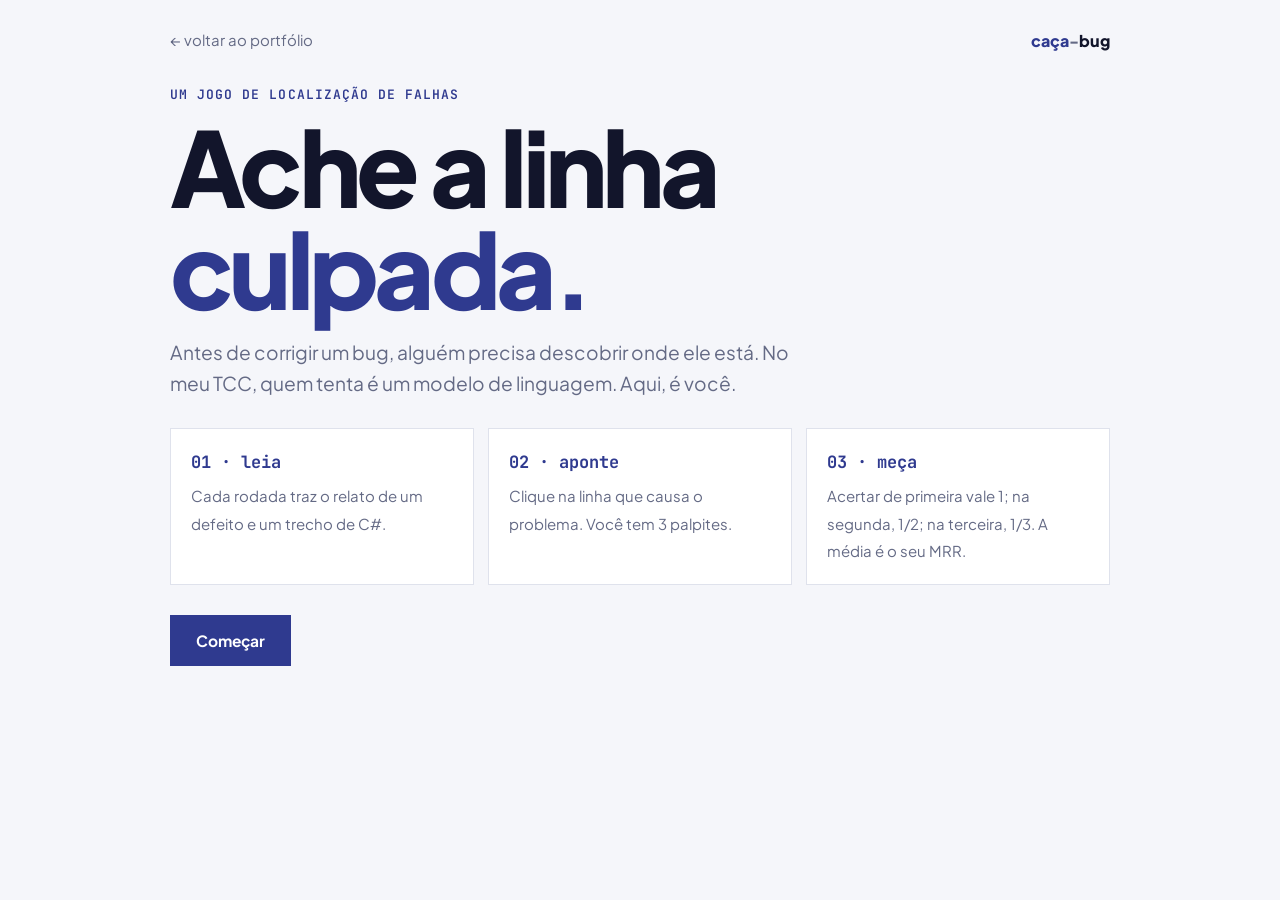
<file: caca-bug/index.html>
<!doctype html>
<html lang="pt-BR">
<head>
<meta charset="utf-8">
<meta name="viewport" content="width=device-width, initial-scale=1">
<title>Caça-Bug — encontre a linha culpada</title>
<meta name="description" content="Jogo de localização de falhas em C#: leia o relato do defeito e aponte a linha culpada. Pontuação em Top-1, Top-3 e MRR.">
<link rel="icon" href="data:image/svg+xml,%3Csvg xmlns='http://www.w3.org/2000/svg' viewBox='0 0 64 64'%3E%3Ctext y='50' font-size='52'%3E%F0%9F%90%9E%3C/text%3E%3C/svg%3E">
<link rel="preconnect" href="https://fonts.googleapis.com">
<link rel="preconnect" href="https://fonts.gstatic.com" crossorigin>
<link href="https://fonts.googleapis.com/css2?family=JetBrains+Mono:wght@400;500;600;700&family=Plus+Jakarta+Sans:wght@400;500;600;700;800&display=swap" rel="stylesheet">
<link rel="stylesheet" href="../styles.css">
<style>
  .wrap { position: relative; z-index: 1; width: min(940px, calc(100% - 32px)); margin: 0 auto; padding: 28px 0 60px; }
  .top { display: flex; justify-content: space-between; align-items: center; gap: 12px; margin-bottom: 34px; }
  .top a { color: var(--muted); font-size: 15px; }
  .top a:hover { color: var(--a1); }
  .screen[hidden] { display: none; }
  .intro h1 { font-size: clamp(52px, 10vw, 104px); margin-bottom: 18px; }
  .rules { display: grid; grid-template-columns: repeat(3, 1fr); gap: 14px; margin: 30px 0; }
  .rule { padding: 20px; background: var(--card); border: 1px solid var(--line); border-radius: var(--radius); }
  .rule b { display: block; font-family: var(--mono); color: var(--a1); margin-bottom: 6px; }
  .rule span { color: var(--muted); font-size: 15px; }
  .hud { display: flex; flex-wrap: wrap; gap: 10px; align-items: center; margin-bottom: 16px; font-family: var(--mono); font-size: 13.5px; }
  .pill { padding: 6px 13px; border-radius: 999px; border: 1px solid var(--line); background: var(--card); color: var(--muted); }
  .pill b { color: var(--text); }
  .lives { margin-left: auto; letter-spacing: 3px; font-size: 17px; }
  .progress { height: 4px; border-radius: 4px; background: var(--bg-2); overflow: hidden; margin-bottom: 22px; }
  .progress i { display: block; height: 100%; width: 0; background: linear-gradient(90deg, var(--a1), var(--a2)); transition: width .4s; }
  .issue { padding: 20px 22px; background: var(--card); border: 1px solid var(--line); border-left: 4px solid var(--danger); border-radius: 14px; margin-bottom: 16px; }
  .issue small { font-family: var(--mono); color: var(--danger); letter-spacing: .06em; text-transform: uppercase; font-size: 12px; }
  .issue h2 { margin: 4px 0 6px; font-size: 21px; letter-spacing: -.02em; }
  .issue p { margin: 0; color: var(--muted); font-size: 15.5px; }
  .code { background: #0b0d14; border: 1px solid #232738; border-radius: 14px; overflow-x: auto; padding: 10px 0; font-family: var(--mono); font-size: 14px; line-height: 1.5; color: #dfe4f2; }
  .ln { display: flex; width: 100%; min-width: max-content; border: 0; background: none; color: inherit; font: inherit; text-align: left; padding: 2px 16px 2px 0; cursor: pointer; border-left: 3px solid transparent; }
  .ln:hover:not(:disabled) { background: rgba(124, 155, 255, .13); border-left-color: #7c9bff; }
  .ln:disabled { cursor: default; }
  .ln .n { width: 46px; flex: none; text-align: right; padding-right: 16px; color: #5b6178; user-select: none; }
  .ln .t { white-space: pre; }
  .ln.wrong { background: rgba(255, 107, 129, .14); border-left-color: #ff6b81; }
  .ln.wrong .t { text-decoration: line-through; text-decoration-color: rgba(255, 107, 129, .6); }
  .ln.right { background: rgba(110, 243, 192, .16); border-left-color: #6ef3c0; }
  .ln.shake { animation: shake .35s; }
  @keyframes shake { 25% { transform: translateX(-5px); } 75% { transform: translateX(5px); } }
  .kw { color: #c58bff; } .ty { color: #5ed3f3; } .st { color: #f2a65a; } .cm { color: #5b6178; font-style: italic; } .nu { color: #e8d44d; }
  .feedback { margin-top: 16px; padding: 20px 22px; border-radius: 14px; border: 1px solid var(--line); background: var(--card); }
  .feedback[hidden] { display: none; }
  .feedback h3 { margin: 0 0 6px; font-size: 19px; }
  .feedback p { margin: 0 0 14px; color: var(--muted); font-size: 15.5px; }
  .feedback code { white-space: pre-wrap; }
  .result { text-align: center; }
  .result h1 { font-size: clamp(42px, 8vw, 84px); margin-bottom: 8px; }
  .scores { display: grid; grid-template-columns: repeat(3, 1fr); gap: 14px; margin: 30px 0 20px; }
  .rounds { display: flex; justify-content: center; flex-wrap: wrap; gap: 8px; margin-bottom: 26px; }
  .rounds span { font-family: var(--mono); font-size: 13px; padding: 6px 12px; border-radius: 10px; border: 1px solid var(--line); background: var(--card); }
  .rounds .ok { border-color: var(--a1); color: var(--a1); }
  .rounds .no { border-color: var(--danger); color: var(--danger); }
  .issue, .code, .feedback, .rule, .rounds span, .progress, .progress i { border-radius: 0; }
  .progress i { background: var(--a1); }
  .intro h1, .result h1 { letter-spacing: -.045em; line-height: .98; }
  .top .brand-dot { color: var(--muted); }
  .rounds .ok { border-color: #1a8f52; color: #1a8f52; }
  @media (max-width: 700px) { .rules, .scores { grid-template-columns: 1fr; } .code { font-size: 12.5px; } }
</style>
</head>
<body>
<div class="glow" aria-hidden="true"></div>
<div class="wrap">
  <div class="top">
    <a href="../">← voltar ao portfólio</a>
    <span class="brand"><span class="brand-mark">caça</span><span class="brand-dot">-</span>bug</span>
  </div>

  <!-- INTRO -->
  <section class="screen intro" id="intro">
    <p class="kicker">Um jogo de localização de falhas</p>
    <h1>Ache a linha<br><span class="grad">culpada.</span></h1>
    <p class="lead">Antes de corrigir um bug, alguém precisa descobrir onde ele está. No meu TCC, quem tenta é um modelo de linguagem. Aqui, é você.</p>
    <div class="rules">
      <div class="rule"><b>01 · leia</b><span>Cada rodada traz o relato de um defeito e um trecho de C#.</span></div>
      <div class="rule"><b>02 · aponte</b><span>Clique na linha que causa o problema. Você tem 3 palpites.</span></div>
      <div class="rule"><b>03 · meça</b><span>Acertar de primeira vale 1; na segunda, 1/2; na terceira, 1/3. A média é o seu MRR.</span></div>
    </div>
    <div class="cta">
      <button class="btn primary" id="startBtn" type="button">Começar</button>
      <span class="pill" id="bestPill" hidden></span>
    </div>
  </section>

  <!-- JOGO -->
  <section class="screen" id="game" hidden>
    <div class="hud">
      <span class="pill">rodada <b id="hudRound">1</b>/<span id="hudTotal">6</span></span>
      <span class="pill">MRR parcial <b id="hudMrr">—</b></span>
      <span class="lives" id="lives" aria-label="Palpites restantes"></span>
    </div>
    <div class="progress"><i id="bar"></i></div>
    <div class="issue">
      <small id="issueId"></small>
      <h2 id="issueTitle"></h2>
      <p id="issueBody"></p>
    </div>
    <div class="code" id="code" role="group" aria-label="Trecho de código: selecione a linha com defeito"></div>
    <div class="feedback" id="feedback" hidden aria-live="polite">
      <h3 id="fbTitle"></h3>
      <p id="fbText"></p>
      <button class="btn primary" id="nextBtn" type="button">Próxima →</button>
    </div>
  </section>

  <!-- RESULTADO -->
  <section class="screen result" id="result" hidden>
    <p class="kicker">Resultado</p>
    <h1 id="resTitle"></h1>
    <p class="lead" style="margin-inline:auto" id="resText"></p>
    <div class="scores">
      <div class="stat"><b id="resMrr">0</b><span>MRR</span></div>
      <div class="stat"><b id="resTop1">0</b><span>Top-1 (de primeira)</span></div>
      <div class="stat"><b id="resTop3">0</b><span>Top-3 (em até 3)</span></div>
    </div>
    <div class="rounds" id="resRounds"></div>
    <div class="cta center">
      <button class="btn primary" id="againBtn" type="button">Jogar de novo</button>
      <a class="btn" href="../#pesquisa">Conhecer a pesquisa</a>
    </div>
  </section>
</div>

<script>
/* Cada desafio: relato + código C#; bug = índice (base 0) da linha culpada. */
const CHALLENGES = [
  {
    title: 'Erro ao fechar pedido com mais de um item',
    body: 'Ao confirmar o pedido, o sistema lança ArgumentOutOfRangeException. Com o carrinho vazio também falha.',
    code: [
      'public decimal CalcularTotal(List<ItemPedido> itens)',
      '{',
      '    decimal total = 0;',
      '    for (int i = 0; i <= itens.Count; i++)',
      '    {',
      '        var item = itens[i];',
      '        total += item.Quantidade * item.PrecoUnitario;',
      '    }',
      '    return total;',
      '}',
    ],
    bug: 3,
    why: 'O laço usa <= em vez de <, então tenta ler itens[itens.Count], uma posição que não existe. A exceção estoura na linha 6, mas a causa está na condição do for.',
  },
  {
    title: 'Desconto de 15% não é aplicado',
    body: 'O cliente tem 15% de desconto cadastrado, mas a nota sai com o valor cheio. Com desconto de 100% funciona.',
    code: [
      'public decimal AplicarDesconto(decimal valor, int percentual)',
      '{',
      '    if (percentual < 0 || percentual > 100)',
      '        throw new ArgumentException("Percentual inválido");',
      '',
      '    var fator = percentual / 100;',
      '    var desconto = valor * fator;',
      '    return valor - desconto;',
      '}',
    ],
    bug: 5,
    why: 'percentual e 100 são inteiros: 15 / 100 dá 0 na divisão inteira. Só 100 / 100 resulta em 1 — por isso o desconto total "funciona". O correto seria percentual / 100m.',
  },
  {
    title: 'Saldo aumenta depois de uma venda',
    body: 'Após faturar 10 unidades, o estoque do produto subiu de 50 para 60. A entrada de mercadoria está correta.',
    code: [
      'public void RegistrarMovimento(Produto produto, decimal qtd, TipoMovimento tipo)',
      '{',
      '    if (qtd <= 0)',
      '        throw new ArgumentException("Quantidade deve ser positiva");',
      '',
      '    if (tipo == TipoMovimento.Saida && produto.Saldo < qtd)',
      '        throw new InvalidOperationException("Saldo insuficiente");',
      '',
      '    var sinal = tipo == TipoMovimento.Entrada ? 1 : 1;',
      '    produto.Saldo += qtd * sinal;',
      '    _repositorio.Salvar(produto);',
      '}',
    ],
    bug: 8,
    why: 'O ternário devolve 1 nos dois ramos; a saída deveria usar -1. A linha 10 só aplica o sinal que recebeu — o defeito nasce uma linha antes.',
  },
  {
    title: 'NullReferenceException ao emitir etiqueta',
    body: 'Clientes sem endereço cadastrado derrubam a emissão da etiqueta de envio, mesmo existindo uma validação para isso.',
    code: [
      'public string MontarEtiqueta(Cliente cliente)',
      '{',
      '    if (cliente == null)',
      '        return string.Empty;',
      '',
      '    if (cliente.Endereco.Cidade == null || cliente.Endereco == null)',
      '        return cliente.Nome;',
      '',
      '    return $"{cliente.Nome} - {cliente.Endereco.Cidade}";',
      '}',
    ],
    bug: 5,
    why: 'A ordem das condições está invertida: Endereco.Cidade é lido antes de verificar se Endereco é nulo. O || avalia da esquerda para a direita, então a validação nunca protege.',
  },
  {
    title: 'Primeira página da listagem pula registros',
    body: 'Na tela de consulta, a página 1 começa no 11º registro. Os dez primeiros clientes nunca aparecem.',
    code: [
      'public List<Cliente> Listar(int pagina, int tamanho = 10)',
      '{',
      '    // pagina começa em 1 na interface',
      '    if (pagina < 1) pagina = 1;',
      '',
      '    return _contexto.Clientes',
      '        .OrderBy(c => c.Nome)',
      '        .Skip(pagina * tamanho)',
      '        .Take(tamanho)',
      '        .ToList();',
      '}',
    ],
    bug: 7,
    why: 'Como a página começa em 1, Skip(pagina * tamanho) pula 10 registros logo na primeira. O correto é Skip((pagina - 1) * tamanho).',
  },
  {
    title: 'Lotes válidos bloqueados como vencidos',
    body: 'O faturamento recusa lotes com validade para o ano que vem e deixa passar lotes vencidos há meses.',
    code: [
      'public bool PodeFaturar(Lote lote, DateTime hoje)',
      '{',
      '    if (lote.Bloqueado)',
      '        return false;',
      '',
      '    bool vencido = lote.Validade.Date > hoje.Date;',
      '    if (vencido)',
      '    {',
      '        _log.Aviso($"Lote {lote.Numero} vencido");',
      '        return false;',
      '    }',
      '    return lote.Saldo > 0;',
      '}',
    ],
    bug: 5,
    why: 'A comparação está invertida: um lote está vencido quando a validade é anterior a hoje (<), não posterior (>).',
  },
];

const $ = (s) => document.querySelector(s);
const esc = (s) => s.replace(/[&<>]/g, (c) => ({ '&': '&amp;', '<': '&lt;', '>': '&gt;' }[c]));
const KW = /\b(public|private|void|return|if|for|var|new|throw|int|decimal|bool|string|null)\b/g;
const TY = /\b(List|ItemPedido|Produto|TipoMovimento|Cliente|Lote|DateTime|ArgumentException|InvalidOperationException)\b/g;

function highlight(line) {
  const ci = line.indexOf('//');
  let code = ci >= 0 ? line.slice(0, ci) : line;
  const cm = ci >= 0 ? line.slice(ci) : '';
  const parts = code.split(/(\$?"[^"]*")/);
  code = parts.map((p, i) => i % 2
    ? `<span class="st">${esc(p)}</span>`
    : esc(p).replace(KW, '<span class="kw">$1</span>').replace(TY, '<span class="ty">$1</span>').replace(/\b(\d+)\b/g, '<span class="nu">$1</span>')).join('');
  return code + (cm ? `<span class="cm">${esc(cm)}</span>` : '');
}

let order = [], round = 0, guesses = 0, rr = [], locked = false;

function show(id) { ['intro', 'game', 'result'].forEach((s) => { $('#' + s).hidden = s !== id; }); scrollTo(0, 0); }
function shuffle(a) { for (let i = a.length - 1; i > 0; i--) { const j = Math.floor(Math.random() * (i + 1)); [a[i], a[j]] = [a[j], a[i]]; } return a; }

function start() {
  order = shuffle(CHALLENGES.map((_, i) => i));
  round = 0; rr = [];
  show('game');
  load();
}

function load() {
  const c = CHALLENGES[order[round]];
  guesses = 0; locked = false;
  $('#hudRound').textContent = round + 1;
  $('#hudTotal').textContent = order.length;
  $('#hudMrr').textContent = rr.length ? (rr.reduce((a, b) => a + b, 0) / rr.length).toFixed(2) : '—';
  $('#bar').style.width = (round / order.length) * 100 + '%';
  $('#issueId').textContent = 'issue #' + (1040 + order[round] * 7);
  $('#issueTitle').textContent = c.title;
  $('#issueBody').textContent = c.body;
  $('#feedback').hidden = true;
  lives();
  $('#code').innerHTML = c.code.map((l, i) => {
    const blank = !l.trim() || /^\s*[{}]\s*$/.test(l);
    return `<button class="ln" data-i="${i}" ${blank ? 'disabled tabindex="-1"' : ''} aria-label="Linha ${i + 1}"><span class="n">${i + 1}</span><span class="t">${highlight(l) || ' '}</span></button>`;
  }).join('');
}

function lives() { $('#lives').textContent = '●'.repeat(3 - guesses) + '○'.repeat(guesses); }

$('#code').addEventListener('click', (e) => {
  const b = e.target.closest('.ln');
  if (!b || locked || b.disabled) return;
  const c = CHALLENGES[order[round]];
  guesses++;
  lives();
  if (+b.dataset.i === c.bug) { b.classList.add('right'); finish(true); }
  else {
    b.classList.add('wrong', 'shake'); b.disabled = true;
    if (guesses >= 3) finish(false);
  }
});

function finish(hit) {
  locked = true;
  const c = CHALLENGES[order[round]];
  document.querySelectorAll('.ln').forEach((l) => { l.disabled = true; });
  const right = document.querySelector(`.ln[data-i="${c.bug}"]`);
  right.classList.add('right');
  rr.push(hit ? 1 / guesses : 0);
  $('#fbTitle').textContent = hit
    ? ['Na mosca! 🎯 Acertou de primeira (+1,00)', 'Achou no 2º palpite (+0,50)', 'Achou no 3º palpite (+0,33)'][guesses - 1]
    : `Escapou… o defeito estava na linha ${c.bug + 1} (+0,00)`;
  $('#fbText').textContent = c.why;
  $('#nextBtn').textContent = round + 1 < order.length ? 'Próxima →' : 'Ver resultado →';
  $('#feedback').hidden = false;
  $('#hudMrr').textContent = (rr.reduce((a, b) => a + b, 0) / rr.length).toFixed(2);
  $('#bar').style.width = ((round + 1) / order.length) * 100 + '%';
  $('#nextBtn').focus({ preventScroll: true });
  $('#feedback').scrollIntoView({ block: 'nearest', behavior: 'smooth' });
}

$('#nextBtn').addEventListener('click', () => {
  round++;
  if (round < order.length) { load(); scrollTo(0, 0); } else end();
});

function end() {
  const n = rr.length;
  const mrr = rr.reduce((a, b) => a + b, 0) / n;
  const top1 = rr.filter((v) => v === 1).length, top3 = rr.filter((v) => v > 0).length;
  $('#resMrr').textContent = mrr.toFixed(3).replace('.', ',');
  $('#resTop1').textContent = `${top1}/${n}`;
  $('#resTop3').textContent = `${top3}/${n}`;
  $('#resTitle').innerHTML = mrr >= .9 ? 'Depurador <span class="grad">nato.</span>' : mrr >= .6 ? 'Bom <span class="grad">faro.</span>' : mrr >= .3 ? 'Quase <span class="grad">lá.</span>' : 'Os bugs <span class="grad">venceram.</span>';
  $('#resText').textContent = mrr >= .9
    ? 'Você localizou quase tudo de primeira. Em bases reais, com milhares de arquivos e sem testes, a história é bem mais difícil — é isso que a pesquisa mede.'
    : 'Repare: eram trechos de dez linhas, com o relato na mão. Agora imagine a mesma tarefa em um sistema legado com milhares de arquivos — é isso que a pesquisa mede nos LLMs.';
  $('#resRounds').innerHTML = rr.map((v, i) => `<span class="${v ? 'ok' : 'no'}">#${i + 1} · ${v ? '1/' + Math.round(1 / v) : '✕'}</span>`).join('');
  try {
    const best = +localStorage.getItem('cacabug-best') || 0;
    if (mrr > best) localStorage.setItem('cacabug-best', mrr);
  } catch { /* sem armazenamento */ }
  show('result');
}

try {
  const t = localStorage.getItem('theme'); if (t) document.documentElement.dataset.theme = t;
  const best = +localStorage.getItem('cacabug-best');
  if (best) { $('#bestPill').hidden = false; $('#bestPill').innerHTML = `seu melhor MRR: <b>${best.toFixed(3).replace('.', ',')}</b>`; }
} catch { /* sem armazenamento */ }

$('#startBtn').addEventListener('click', start);
$('#againBtn').addEventListener('click', start);
addEventListener('pointermove', (e) => { document.body.style.setProperty('--mx', e.clientX + 'px'); document.body.style.setProperty('--my', e.clientY + 'px'); }, { passive: true });
</script>
</body>
</html>
</file>
<file: styles.css>
/* =========================================================
   Blocos de cor, retrato no centro, tipografia forte.
   ========================================================= */
:root {
  --navy: #0d1024;
  --blue: #2f3a8f;
  --blue-d: #262f78;
  --yellow: #f0cf6a;
  --white: #ffffff;
  --paper: #f5f6fa;
  --ink: #12152b;
  --soft: #646a85;
  --hair: #dfe2ec;
  --sans: "Plus Jakarta Sans", system-ui, -apple-system, "Segoe UI", sans-serif;
  --mono: "JetBrains Mono", ui-monospace, Consolas, monospace;
  --pad: clamp(18px, 5vw, 84px);
  --max: 1240px;

  /* nomes usados pelo Caça-Bug */
  --bg: var(--paper); --bg-2: #e9ebf3; --card: var(--white); --line: var(--hair);
  --text: var(--ink); --muted: var(--soft); --a1: var(--blue); --a2: var(--blue); --a3: var(--blue);
  --danger: #e0354b; --radius: 10px; --font: var(--sans);
}

* { box-sizing: border-box; }
[hidden] { display: none !important; }
html { scroll-behavior: smooth; scroll-padding-top: 76px; }
body { margin: 0; background: var(--paper); color: var(--ink); font-family: var(--sans); font-size: 17px; line-height: 1.6; -webkit-font-smoothing: antialiased; overflow-x: hidden; }
a { color: inherit; text-decoration: none; }
img, svg { display: block; max-width: 100%; }
button { font: inherit; color: inherit; }
::selection { background: var(--yellow); color: var(--navy); }
:focus-visible { outline: 3px solid var(--yellow); outline-offset: 3px; }
h1, h2, h3 { font-family: var(--sans); font-weight: 800; letter-spacing: -.035em; line-height: 1.02; margin: 0; }
code { font-family: var(--mono); font-size: .9em; }

/* ---------- peças compartilhadas (site + jogo) ---------- */
.grad { color: var(--blue); }
.kicker { font: 600 13px var(--mono); text-transform: uppercase; letter-spacing: .08em; color: var(--blue); margin: 0 0 12px; }
.lead { font-size: clamp(17px, 1.5vw, 20px); max-width: 620px; margin: 0 0 26px; color: var(--soft); }
.cta { display: flex; flex-wrap: wrap; gap: 12px; align-items: center; }
.cta.center { justify-content: center; }
.btn { display: inline-flex; align-items: center; gap: 10px; padding: 14px 24px; cursor: pointer; font: 700 15.5px var(--sans); background: var(--white); color: var(--ink); border: 2px solid var(--ink); transition: transform .15s, background .15s, color .15s, border-color .15s; }
.btn:hover { transform: translateY(-2px); background: var(--ink); color: var(--white); }
.btn.primary { background: var(--blue); border-color: var(--blue); color: var(--white); }
.btn.primary:hover { background: var(--navy); border-color: var(--navy); }
.pill { font: 500 13px var(--mono); padding: 6px 12px; border: 1px solid var(--hair); background: var(--white); border-radius: 999px; }
.stat { padding: 18px 20px; background: var(--white); border: 1px solid var(--hair); border-radius: var(--radius); }
.stat b { display: block; font: 800 38px/1 var(--sans); letter-spacing: -.04em; }
.stat span { font-size: 14px; color: var(--soft); }
.brand { font: 800 16px var(--sans); }
.brand-mark { color: var(--blue); } .brand-dot { color: var(--ink); }
.glow { display: none; }

/* ---------- navegação ---------- */
.nav { position: sticky; top: 0; z-index: 40; background: var(--navy); color: var(--white); }
.nav-in { max-width: calc(var(--max) + 2 * var(--pad)); margin: 0 auto; padding: 12px var(--pad); display: flex; align-items: center; gap: 24px; }
.logo { width: 42px; height: 42px; border-radius: 50%; background: var(--white); color: var(--navy); display: grid; place-items: center; font: 800 15px var(--sans); letter-spacing: -.04em; flex: none; transition: background .2s, transform .2s; }
.logo:hover { background: var(--yellow); transform: rotate(-8deg); }
.nav-links { display: flex; gap: clamp(14px, 2.4vw, 34px); margin-left: auto; font-size: 15px; font-weight: 500; }
.nav-links a { opacity: .78; transition: opacity .15s, color .15s; }
.nav-links a:hover { opacity: 1; }
.nav-links a.active { opacity: 1; color: var(--yellow); }
.social { display: flex; gap: 6px; }
.social a { width: 36px; height: 36px; display: grid; place-items: center; border-radius: 50%; transition: background .15s, color .15s; }
.social a:hover { background: var(--white); color: var(--navy); }
.social svg { width: 19px; height: 19px; fill: currentColor; }
.nav .chat { background: var(--white); color: var(--navy); font: 700 14.5px var(--sans); padding: 10px 18px; transition: background .15s; white-space: nowrap; }
.nav .chat:hover { background: var(--yellow); }

/* ---------- hero dividido ---------- */
.hero { position: relative; display: grid; grid-template-columns: 58% 42%; min-height: min(760px, calc(100svh - 66px)); overflow: hidden; }
.h-left { background: var(--blue); color: var(--white); display: flex; flex-direction: column; justify-content: center; padding: clamp(40px, 6vw, 80px) var(--pad); padding-right: clamp(150px, 19vw, 300px); padding-left: max(var(--pad), calc((100vw - var(--max)) / 2)); position: relative; }
.hello { align-self: flex-start; background: var(--yellow); color: var(--navy); font-weight: 700; font-size: 15px; padding: 7px 14px; margin-bottom: 22px; }
.hero h1 { font-size: clamp(40px, 4.9vw, 78px); color: var(--yellow); letter-spacing: -.045em; line-height: .98; }
.hero h1 span { display: block; white-space: nowrap; }
.h-left > p { font-size: clamp(17px, 1.5vw, 20px); max-width: 30em; margin: 22px 0 30px; }
.hero .btn.primary { background: var(--yellow); border-color: var(--yellow); color: var(--navy); }
.hero .btn.primary:hover { background: var(--white); border-color: var(--white); }
.hero .btn.line { background: transparent; border-color: var(--white); color: var(--white); }
.hero .btn.line:hover { background: var(--white); color: var(--blue); }
.h-stats { display: flex; gap: clamp(22px, 3.4vw, 54px); margin-top: clamp(34px, 5vw, 64px); }
.h-stats b { display: block; font: 800 clamp(30px, 3.2vw, 46px)/1 var(--sans); letter-spacing: -.04em; }
.h-stats span { font-size: 14px; opacity: .85; line-height: 1.35; display: block; margin-top: 6px; max-width: 11em; }

.h-right { background: var(--yellow); position: relative; overflow: hidden; }
.bigname { position: absolute; right: -2%; top: 5%; text-align: right; font: 800 clamp(64px, 10.5vw, 170px)/.84 var(--sans); letter-spacing: -.05em; color: var(--white); opacity: .55; text-transform: uppercase; user-select: none; }
.codebg { position: absolute; right: 6%; bottom: 7%; font: 500 clamp(11px, 1vw, 14px)/1.7 var(--mono); color: #b08f00; white-space: pre; text-align: left; user-select: none; }
.dots { position: absolute; width: 112px; height: 112px; background: radial-gradient(currentColor 1.6px, transparent 2px) 0 0 / 14px 14px; }
.h-left .dots { color: rgba(255, 255, 255, .5); right: 34%; top: 12%; }
.h-right .dots { color: rgba(13, 16, 36, .45); right: 12%; top: 46%; }
.zig { position: absolute; width: 62px; fill: none; stroke: currentColor; stroke-width: 2; }
.h-left .zig { color: var(--yellow); right: 30%; bottom: 20%; }
.h-right .zig { color: var(--navy); left: 34%; top: 14%; }

/* retrato: metade "suporte", metade "dev" */
.duo-wrap { position: absolute; left: 58%; top: 50%; transform: translate(-42%, -50%); width: clamp(230px, 25vw, 360px); z-index: 3; }
.duo-wrap::before { content: ""; position: absolute; inset: 22px -22px -22px 22px; border: 2px solid var(--white); pointer-events: none; }
.duo { position: relative; aspect-ratio: 4 / 5; overflow: hidden; background: var(--navy); cursor: ew-resize; --cut: 50%; box-shadow: 0 24px 50px -24px rgba(13, 16, 36, .7); touch-action: pan-y; }
.duo img { position: absolute; inset: 0; width: 100%; height: 100%; object-fit: cover; }
.duo .bw { filter: grayscale(1) contrast(1.15); }
.duo .cor { clip-path: inset(0 0 0 var(--cut)); }
.duo::after { content: ""; position: absolute; top: 0; bottom: 0; left: var(--cut); width: 3px; margin-left: -1.5px; background: var(--yellow); }
.duo-tags { position: relative; display: flex; justify-content: space-between; margin-top: 10px; font: 600 12.5px var(--mono); }
.duo-tags span { background: var(--navy); color: var(--white); padding: 4px 9px; }
.duo-tags span:last-child { background: var(--white); color: var(--navy); }

/* ---------- seções ---------- */
.sec { padding: clamp(60px, 8vw, 110px) var(--pad); }
.sec > .in { max-width: var(--max); margin: 0 auto; }
.sec.white { background: var(--white); }
.title { display: flex; align-items: center; gap: 22px; font: 700 13.5px var(--sans); text-transform: uppercase; letter-spacing: .16em; margin-bottom: clamp(26px, 4vw, 46px); }
.title::before, .title::after { content: ""; flex: 1; height: 1px; background: var(--hair); }
.big { font-size: clamp(30px, 4.2vw, 58px); margin-bottom: 18px; }
.big em { font-style: normal; color: var(--blue); }

/* projetos */
.filters { display: flex; flex-wrap: wrap; justify-content: center; gap: 8px; margin-bottom: 30px; }
.filter { background: var(--white); border: 1px solid var(--hair); padding: 8px 16px; cursor: pointer; font: 600 14px var(--sans); color: var(--soft); transition: all .15s; }
.filter:hover { color: var(--ink); border-color: var(--ink); }
.filter[aria-pressed="true"] { background: var(--navy); border-color: var(--navy); color: var(--white); }
.grid { display: grid; grid-template-columns: repeat(3, 1fr); gap: clamp(14px, 2vw, 26px); }
.card { background: var(--white); border: 1px solid var(--hair); padding: 10px; display: flex; flex-direction: column; transition: transform .2s, box-shadow .2s, border-color .2s; }
.card:hover { transform: translateY(-6px); box-shadow: 0 22px 40px -26px rgba(13, 16, 36, .45); border-color: #c8cde0; }
.card.hide { display: none; }
.thumb { position: relative; aspect-ratio: 16 / 10; overflow: hidden; background: var(--tb, var(--blue)); color: var(--tc, var(--white)); display: grid; place-items: center; }
.thumb .win { width: 74%; background: var(--white); color: var(--ink); box-shadow: 0 14px 30px -14px rgba(13, 16, 36, .55); transition: transform .3s; }
.card:hover .win { transform: translateY(-5px) rotate(-1.2deg); }
.win-bar { display: flex; gap: 4px; padding: 7px 9px; border-bottom: 1px solid var(--hair); }
.win-bar i { width: 6px; height: 6px; border-radius: 50%; background: var(--hair); }
.win-body { padding: 10px 11px 12px; }
.win-body b { display: block; font: 800 15px/1.15 var(--sans); letter-spacing: -.02em; margin-bottom: 8px; white-space: nowrap; overflow: hidden; text-overflow: ellipsis; }
.win-body u { display: block; height: 5px; background: var(--hair); margin-top: 5px; text-decoration: none; }
.win-body u:nth-child(3) { width: 82%; } .win-body u:nth-child(4) { width: 56%; background: var(--tb, var(--blue)); }
.thumb .lang { position: absolute; left: 10px; bottom: 9px; font: 600 11px var(--mono); text-transform: uppercase; letter-spacing: .04em; }
.thumb .new { position: absolute; right: 0; top: 12px; background: var(--navy); color: var(--yellow); font: 700 11px var(--mono); text-transform: uppercase; padding: 4px 10px; }
.card-body { padding: 16px 10px 10px; display: flex; flex-direction: column; flex: 1; }
.card h3 { font-size: 20px; letter-spacing: -.02em; line-height: 1.2; }
.card .kind { font-size: 13.5px; color: var(--soft); margin: 2px 0 10px; }
.card p { margin: 0 0 14px; font-size: 15px; line-height: 1.5; color: var(--soft); flex: 1; }
.card-links { display: flex; gap: 18px; font-weight: 700; font-size: 14.5px; }
.card-links a { color: var(--blue); border-bottom: 2px solid transparent; }
.card-links a:hover { border-bottom-color: var(--blue); }

/* sobre */
.about { display: grid; grid-template-columns: 1.2fr 1fr; gap: clamp(28px, 5vw, 80px); align-items: start; }
.about p { margin: 0 0 16px; color: var(--soft); }
.chips { display: flex; flex-wrap: wrap; gap: 8px; margin-top: 22px; }
.chips span { font: 500 13.5px var(--mono); padding: 6px 12px; background: var(--paper); border: 1px solid var(--hair); transition: all .15s; }
.chips span:hover { background: var(--yellow); border-color: var(--yellow); transform: translateY(-2px); }
.facts { list-style: none; margin: 0; padding: 0; border-top: 2px solid var(--ink); }
.facts li { display: grid; grid-template-columns: 104px 1fr; gap: 14px; padding: 16px 0; border-bottom: 1px solid var(--hair); }
.facts small { font: 600 12px var(--mono); text-transform: uppercase; letter-spacing: .05em; color: var(--blue); padding-top: 4px; }
.facts b { display: block; font-size: 18px; letter-spacing: -.01em; }
.facts span { font-size: 15px; color: var(--soft); }

/* trajetória: painéis horizontais */
.track-wrap { position: relative; }
.track { display: flex; gap: 0; overflow-x: auto; scroll-snap-type: x mandatory; scrollbar-width: none; cursor: grab; }
.track::-webkit-scrollbar { display: none; }
.track.drag { cursor: grabbing; scroll-snap-type: none; }
.panel { flex: 0 0 min(560px, 84vw); scroll-snap-align: start; min-height: 420px; padding: clamp(26px, 3.4vw, 46px); display: flex; flex-direction: column; justify-content: flex-end; position: relative; user-select: none; }
.panel:nth-child(1) { background: var(--navy); color: var(--white); margin-left: max(var(--pad), calc((100vw - var(--max)) / 2)); }
.panel:nth-child(2) { background: var(--blue); color: var(--white); }
.panel:nth-child(3) { background: var(--yellow); color: var(--navy); }
.panel:nth-child(4) { background: var(--white); color: var(--navy); border: 1px solid var(--hair); margin-right: var(--pad); }
.panel .n { position: absolute; top: clamp(20px, 3vw, 36px); left: clamp(26px, 3.4vw, 46px); font: 800 clamp(70px, 9vw, 120px)/.8 var(--sans); letter-spacing: -.06em; opacity: .22; }
.panel small { font: 600 12.5px var(--mono); text-transform: uppercase; letter-spacing: .08em; opacity: .85; }
.panel h3 { font-size: clamp(28px, 3.2vw, 42px); margin: 8px 0 4px; }
.panel em { font-style: normal; font-weight: 600; opacity: .85; }
.panel p { margin: 14px 0 0; max-width: 30em; opacity: .92; font-size: 16px; }
.track-nav { display: flex; gap: 8px; justify-content: flex-end; max-width: calc(var(--max) + 2 * var(--pad)); margin: 18px auto 0; padding: 0 var(--pad); }
.track-nav button { width: 48px; height: 48px; border-radius: 50%; border: 2px solid var(--ink); background: var(--white); cursor: pointer; font-size: 19px; display: grid; place-items: center; transition: all .15s; }
.track-nav button:hover { background: var(--ink); color: var(--white); }

/* pesquisa */
.research { background: var(--blue); color: var(--white); position: relative; overflow: hidden; }
.research .kicker { color: var(--yellow); }
.research .big em { color: var(--yellow); }
.r-grid { display: grid; grid-template-columns: 1.15fr 1fr; gap: clamp(26px, 5vw, 80px); align-items: start; }
.r-grid p { margin: 0 0 14px; max-width: 34em; }
.ticks { list-style: none; margin: 20px 0 28px; padding: 0; }
.ticks li { padding: 9px 0 9px 30px; position: relative; border-bottom: 1px solid rgba(255, 255, 255, .25); font-weight: 500; }
.ticks li::before { content: ""; position: absolute; left: 2px; top: 16px; width: 12px; height: 12px; background: var(--yellow); }
.research .btn { border-color: var(--white); background: transparent; color: var(--white); }
.research .btn:hover { background: var(--white); color: var(--blue); }
.research .btn.primary { background: var(--yellow); border-color: var(--yellow); color: var(--navy); }
.research .btn.primary:hover { background: var(--white); border-color: var(--white); }
.sim { background: var(--white); color: var(--ink); padding: clamp(18px, 2.4vw, 30px); box-shadow: 14px 14px 0 var(--navy); }
.sim h3 { font-size: 22px; letter-spacing: -.02em; margin-bottom: 6px; }
.sim > p { font-size: 14.5px; color: var(--soft); margin: 0 0 14px; }
.mrr-row { display: flex; align-items: center; gap: 6px; margin-bottom: 6px; }
.mrr-row > span { font: 500 12px var(--mono); width: 52px; flex: none; color: var(--soft); }
.mrr-row button { flex: 1; height: 34px; border: 1px solid var(--hair); background: var(--paper); cursor: pointer; font: 600 13px var(--mono); padding: 0; transition: all .12s; }
.mrr-row button:hover { border-color: var(--blue); }
.mrr-row button[aria-pressed="true"] { background: var(--blue); color: var(--white); border-color: var(--blue); }
.mrr-out { display: flex; align-items: baseline; gap: 12px; margin-top: 14px; font: 600 13px var(--mono); color: var(--soft); }
.mrr-out b { font: 800 clamp(46px, 5vw, 68px)/1 var(--sans); letter-spacing: -.05em; color: var(--blue); font-variant-numeric: tabular-nums; }
.sim .note { font: 500 12.5px var(--mono); color: var(--soft); margin: 6px 0 0; }

/* github */
.gh { display: grid; grid-template-columns: 1fr 1.4fr; gap: clamp(26px, 5vw, 80px); align-items: start; }
.langs { list-style: none; margin: 18px 0 0; padding: 0; }
.langs li { display: grid; grid-template-columns: 96px 1fr 30px; gap: 12px; align-items: center; padding: 6px 0; font: 500 13.5px var(--mono); }
.langs i { display: block; height: 12px; background: var(--blue); width: 0; transition: width .9s cubic-bezier(.2, .7, .2, 1); }
.langs li:nth-child(even) i { background: var(--yellow); }
.langs b { text-align: right; font-weight: 600; }
.repos { list-style: none; margin: 0; padding: 0; border-top: 2px solid var(--ink); }
.repos li { border-bottom: 1px solid var(--hair); }
.repos a { display: grid; grid-template-columns: 1fr auto auto; gap: 18px; padding: 13px 4px; font-weight: 700; transition: background .15s, padding .15s; }
.repos a:hover { background: var(--paper); padding-left: 14px; color: var(--blue); }
.repos small { font: 500 12.5px var(--mono); color: var(--soft); align-self: center; white-space: nowrap; }

/* contato + rodapé */
.contact { background: var(--navy); color: var(--white); text-align: center; position: relative; overflow: hidden; }
.contact .kicker { color: var(--yellow); }
.contact h2 { font-size: clamp(44px, 8vw, 118px); letter-spacing: -.05em; margin-bottom: 26px; }
.contact h2 em { font-style: normal; color: var(--yellow); }
.mail { display: inline-block; font: 700 clamp(17px, 2.4vw, 30px) var(--sans); letter-spacing: -.02em; border-bottom: 3px solid var(--yellow); padding-bottom: 4px; overflow-wrap: anywhere; transition: color .15s; }
.mail:hover { color: var(--yellow); }
.contact .cta { margin-top: 32px; }
.contact .btn { background: transparent; border-color: var(--white); color: var(--white); }
.contact .btn:hover { background: var(--white); color: var(--navy); }
.contact .btn.primary { background: var(--yellow); border-color: var(--yellow); color: var(--navy); }
.foot { background: var(--paper); position: relative; }
.foot-in { max-width: calc(var(--max) + 2 * var(--pad)); margin: 0 auto; padding: 26px var(--pad); display: flex; justify-content: space-between; flex-wrap: wrap; gap: 12px; font-size: 14px; color: var(--soft); }
.foot nav { display: flex; gap: 22px; }
.foot nav a:hover { color: var(--blue); }
.up { position: absolute; left: 50%; top: 0; transform: translate(-50%, -100%); width: 70px; height: 35px; border-radius: 70px 70px 0 0; background: var(--paper); display: grid; place-items: end center; padding-bottom: 4px; font-size: 18px; color: var(--ink); transition: color .15s; }
.up:hover { color: var(--blue); }
.toast { position: fixed; bottom: 22px; left: 50%; transform: translate(-50%, 90px); background: var(--yellow); color: var(--navy); padding: 12px 20px; font-weight: 700; font-size: 14.5px; transition: transform .25s; z-index: 60; }
.toast.show { transform: translate(-50%, 0); }

/* entrada suave (só quando o JS liga) */
.js .rv { opacity: 0; transform: translateY(22px); transition: opacity .6s ease, transform .6s ease; }
.js .rv.in { opacity: 1; transform: none; }

/* ---------- telas menores ---------- */
@media (max-width: 1000px) {
  .nav-links { display: none; }
  .social { margin-left: auto; }
  .grid { grid-template-columns: repeat(2, 1fr); }
  .about, .r-grid, .gh { grid-template-columns: 1fr; }
}
@media (max-width: 760px) {
  body { font-size: 16px; }
  .hero { grid-template-columns: 1fr; min-height: 0; }
  .h-left { padding: 44px var(--pad) 150px; }
  .h-left .dots, .h-left .zig { display: none; }
  .h-right { min-height: 330px; }
  .duo-wrap { left: 50%; top: auto; bottom: 34px; transform: translateX(-50%); width: min(250px, 66vw); }
  .bigname { font-size: 24vw; top: auto; bottom: 4%; }
  .codebg { display: none; }
  .h-stats { flex-wrap: wrap; gap: 20px 30px; }
  .grid { grid-template-columns: 1fr; }
  .nav .chat { display: none; }
  .panel { min-height: 380px; }
  .repos a { grid-template-columns: 1fr auto; }
  .repos small:last-child { display: none; }
  .sim { box-shadow: 8px 8px 0 var(--navy); }
}
@media (prefers-reduced-motion: reduce) {
  * { animation: none !important; transition: none !important; }
  html { scroll-behavior: auto; }
  .js .rv { opacity: 1; transform: none; }
}
</file>
